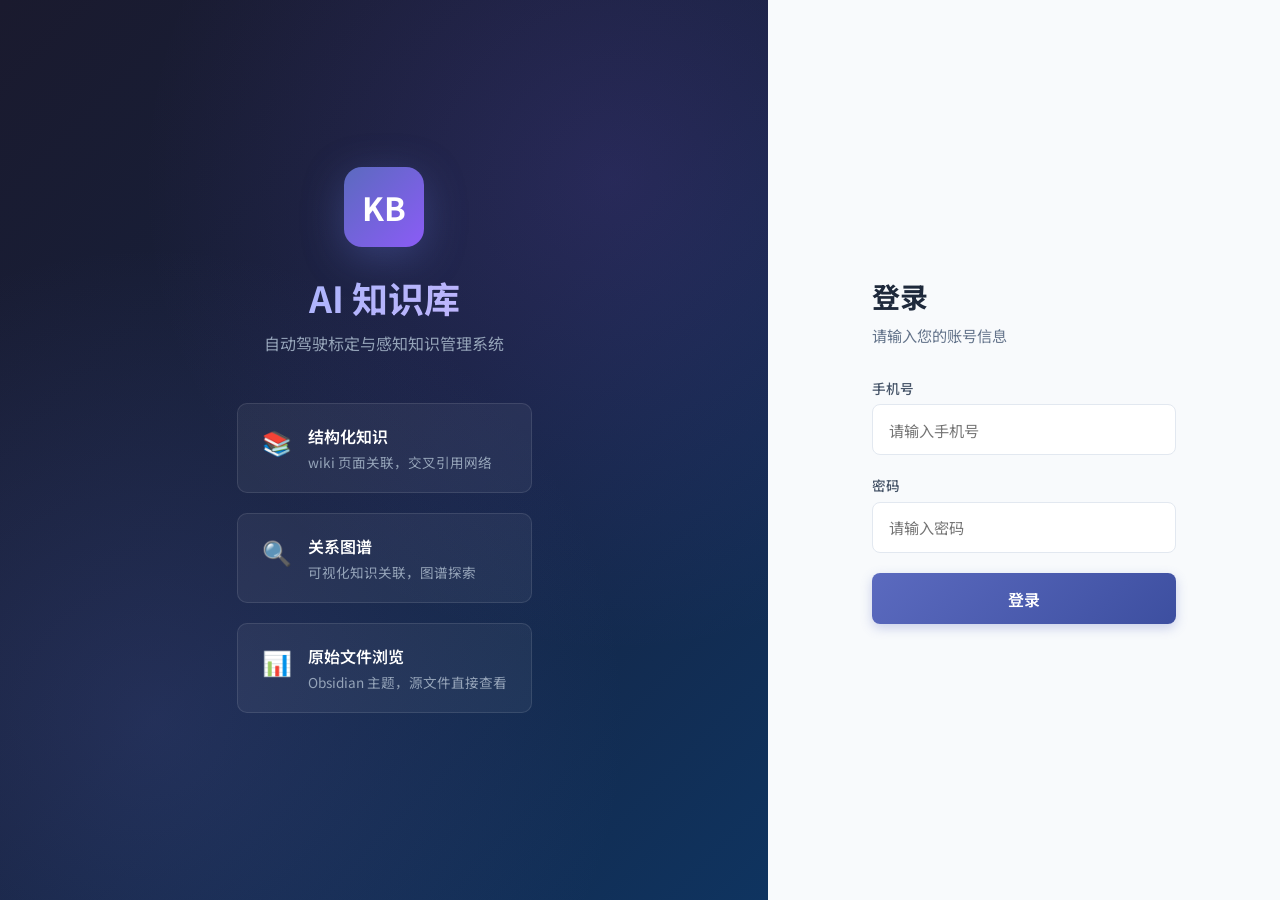
<file: public/login.html>
<!DOCTYPE html>
<html lang="zh-CN">
<head>
<meta charset="UTF-8">
<meta name="viewport" content="width=device-width, initial-scale=1.0">
<title>登录 — AI 知识库</title>
<link href="https://fonts.googleapis.com/css2?family=Noto+Sans+SC:wght@300;400;500;600;700&display=swap" rel="stylesheet">
<style>
:root {
  --font-sans: "Noto Sans SC", -apple-system, BlinkMacSystemFont, sans-serif;
}
* { margin: 0; padding: 0; box-sizing: border-box; }
body { font-family: var(--font-sans); overflow: hidden; height: 100vh; }

.login-container { display: flex; width: 100vw; height: 100vh; }

/* Left brand panel */
.brand-section {
  flex: 0 0 60%;
  background: linear-gradient(135deg, #1a1a2e 0%, #16213e 50%, #0f3460 100%);
  display: flex; align-items: center; justify-content: center;
  position: relative;
}
.brand-section::before {
  content: ''; position: absolute; inset: 0;
  background: radial-gradient(circle at 20% 80%, rgba(91,106,191,0.2) 0%, transparent 50%),
              radial-gradient(circle at 80% 20%, rgba(139,92,246,0.15) 0%, transparent 50%);
  pointer-events: none;
}
.brand-content { position: relative; z-index: 1; padding: 4rem; color: white; }
.logo-icon {
  width: 80px; height: 80px; margin: 0 auto 1.5rem;
  background: linear-gradient(135deg, #5b6abf 0%, #8b5cf6 100%);
  border-radius: 18px; display: flex; align-items: center; justify-content: center;
  font-size: 2rem; font-weight: 700;
  box-shadow: 0 10px 40px rgba(91,106,191,0.4);
}
.brand-title {
  font-size: 2.25rem; font-weight: 700; text-align: center; margin-bottom: 0.5rem;
  background: linear-gradient(135deg, #a5b4fc 0%, #c4b5fd 100%);
  -webkit-background-clip: text; -webkit-text-fill-color: transparent; background-clip: text;
}
.brand-subtitle { text-align: center; font-size: 1rem; color: #94a3b8; margin-bottom: 3rem; }
.feature-item {
  display: flex; align-items: flex-start; gap: 1rem; padding: 1.25rem 1.5rem;
  background: rgba(255,255,255,0.05); border-radius: 10px;
  border: 1px solid rgba(255,255,255,0.1); margin-bottom: 1.25rem;
  transition: all 0.3s ease;
}
.feature-item:hover { background: rgba(255,255,255,0.08); transform: translateX(6px); }
.feature-icon { font-size: 1.5rem; flex-shrink: 0; }
.feature-text h3 { font-size: 1rem; font-weight: 600; margin-bottom: 0.25rem; }
.feature-text p { font-size: 0.85rem; color: #94a3b8; }

/* Right form panel */
.form-section {
  flex: 0 0 40%; background: #f8fafc;
  display: flex; align-items: center; justify-content: center;
}
.form-wrapper { width: 100%; max-width: 400px; padding: 3rem; }
.form-header { margin-bottom: 2rem; }
.form-title { font-size: 1.75rem; font-weight: 700; color: #1e293b; margin-bottom: 0.5rem; }
.form-subtitle { font-size: 0.95rem; color: #64748b; }

.input-group { margin-bottom: 1.25rem; }
.input-group label { display: block; font-size: 0.85rem; font-weight: 500; color: #475569; margin-bottom: 0.4rem; }
.input-group input {
  width: 100%; padding: 0.85rem 1rem; border: 1px solid #e2e8f0;
  border-radius: 8px; font-size: 0.95rem; font-family: var(--font-sans);
  transition: all 0.2s ease; outline: none; background: white;
}
.input-group input:focus { border-color: #5b6abf; box-shadow: 0 0 0 3px rgba(91,106,191,0.1); }
.login-btn {
  width: 100%; padding: 0.85rem; border: none; border-radius: 8px;
  background: linear-gradient(135deg, #5b6abf 0%, #3d4fa0 100%);
  color: white; font-size: 1rem; font-weight: 600; font-family: var(--font-sans);
  cursor: pointer; transition: all 0.3s ease;
  box-shadow: 0 4px 12px rgba(91,106,191,0.3);
}
.login-btn:hover:not(:disabled) { transform: translateY(-2px); box-shadow: 0 6px 20px rgba(91,106,191,0.4); }
.login-btn:focus-visible {
  outline: 2px solid #5b6abf;
  outline-offset: 2px;
}
.login-btn:disabled { opacity: 0.7; cursor: not-allowed; }

.error-msg {
  display: none; padding: 0.75rem 1rem; background: #fef2f2;
  border: 1px solid #fecaca; border-radius: 8px;
  color: #dc2626; font-size: 0.875rem; margin-bottom: 1.25rem;
}
.error-msg.visible { display: block; }

@media (max-width: 768px) {
  .login-container { flex-direction: column; }
  .brand-section { flex: none; min-height: 35vh; }
  .brand-content { padding: 2rem 1.5rem; }
  .feature-item { display: none; }
  .form-section { flex: 1; }
  .form-wrapper { padding: 2rem 1.5rem; }
}
</style>
</head>
<body>
<div class="login-container">
  <!-- Left brand panel -->
  <div class="brand-section">
    <div class="brand-content">
      <div class="logo-icon">KB</div>
      <h1 class="brand-title">AI 知识库</h1>
      <p class="brand-subtitle">自动驾驶标定与感知知识管理系统</p>
      <div class="features-list">
        <div class="feature-item">
          <span class="feature-icon">📚</span>
          <div class="feature-text"><h3>结构化知识</h3><p>wiki 页面关联，交叉引用网络</p></div>
        </div>
        <div class="feature-item">
          <span class="feature-icon">🔍</span>
          <div class="feature-text"><h3>关系图谱</h3><p>可视化知识关联，图谱探索</p></div>
        </div>
        <div class="feature-item">
          <span class="feature-icon">📊</span>
          <div class="feature-text"><h3>原始文件浏览</h3><p>Obsidian 主题，源文件直接查看</p></div>
        </div>
      </div>
    </div>
  </div>

  <!-- Right form panel -->
  <div class="form-section">
    <div class="form-wrapper">
      <div class="form-header">
        <h2 class="form-title">登录</h2>
        <p class="form-subtitle">请输入您的账号信息</p>
      </div>

      <div class="error-msg" id="errorMsg" role="alert" aria-live="polite">账号或密码错误</div>

      <form id="loginForm" onsubmit="return handleLogin(event)">
        <div class="input-group">
          <label for="username">手机号</label>
          <input type="tel" id="username" name="username" placeholder="请输入手机号" inputmode="numeric" pattern="[0-9]*" autocomplete="username" required>
        </div>
        <div class="input-group">
          <label for="password">密码</label>
          <input type="password" id="password" name="password" placeholder="请输入密码" autocomplete="current-password" required>
        </div>
        <button type="submit" class="login-btn" id="loginBtn">登录</button>
      </form>
    </div>
  </div>
</div>

<script>
function handleLogin(e) {
  e.preventDefault();
  var btn = document.getElementById('loginBtn');
  var errorEl = document.getElementById('errorMsg');
  var username = document.getElementById('username').value.trim();
  var password = document.getElementById('password').value;

  errorEl.classList.remove('visible');
  btn.disabled = true;
  btn.textContent = '登录中...';

  fetch('/api/auth/login', {
    method: 'POST',
    headers: { 'Content-Type': 'application/json' },
    body: JSON.stringify({ username: username, password: password })
  })
  .then(function(r) { return r.json(); })
  .then(function(data) {
    if (data.success) {
      localStorage.setItem('kb_token', data.token);
      window.location.href = '/';
    } else {
      errorEl.textContent = data.message || '账号或密码错误';
      errorEl.classList.add('visible');
      document.getElementById('password').value = '';
      btn.disabled = false;
      btn.textContent = '登录';
    }
  })
  .catch(function() {
    errorEl.textContent = '登录请求失败，请检查网络';
    errorEl.classList.add('visible');
    document.getElementById('password').value = '';
    btn.disabled = false;
    btn.textContent = '登录';
  });

  return false;
}

// If already logged in, redirect to home
(function() {
  var token = localStorage.getItem('kb_token');
  if (token) {
    fetch('/api/auth/verify', {
      headers: { 'Authorization': 'Bearer ' + token }
    })
    .then(function(r) { return r.json(); })
    .then(function(data) {
      if (data.valid) { window.location.href = '/'; }
    })
    .catch(function(err) {
      localStorage.removeItem('kb_token');
    });
  }
})();
</script>
</body>
</html>
</file>
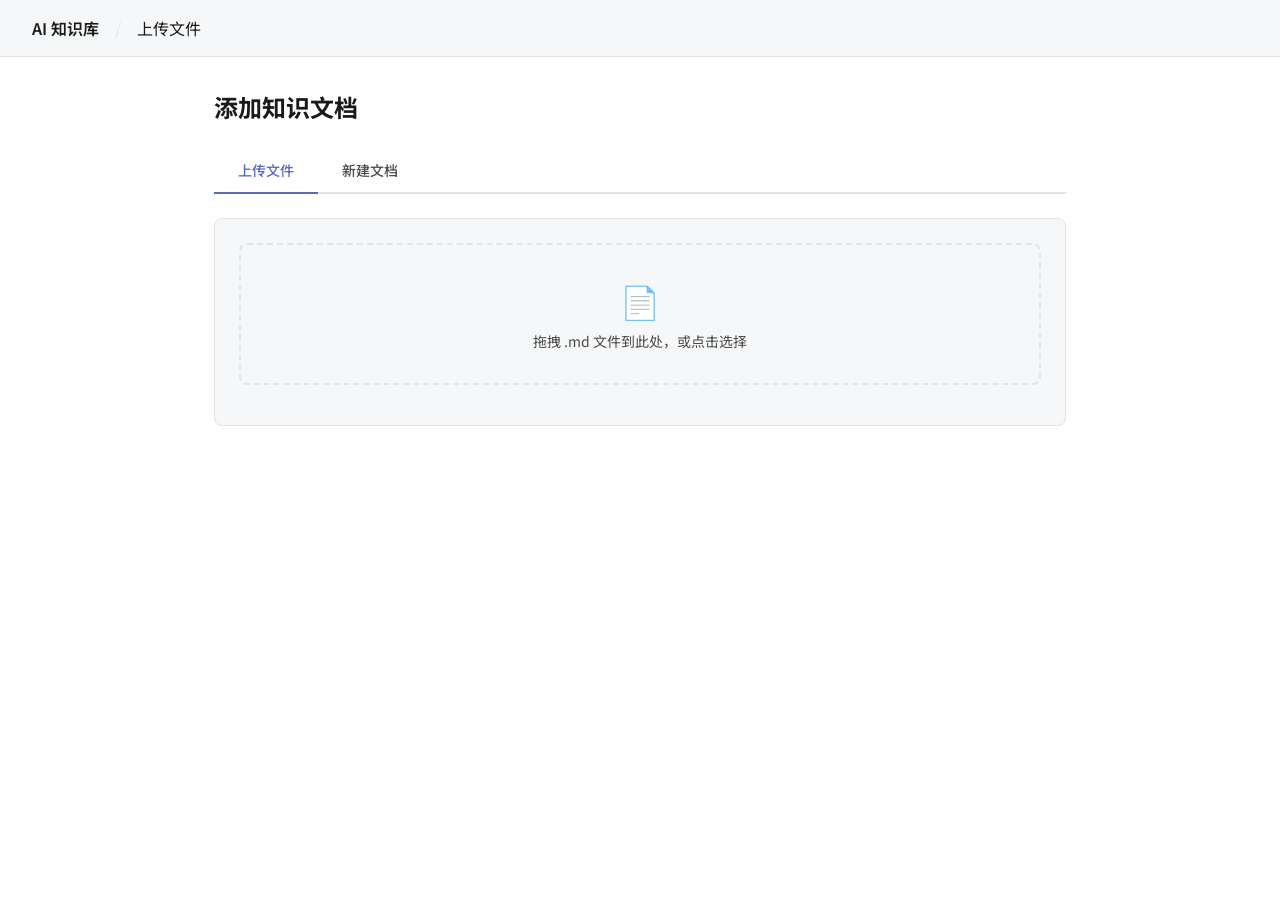
<file: app/static/upload.html>
<!DOCTYPE html>
<html lang="zh-CN">
<head>
<meta charset="UTF-8">
<meta name="viewport" content="width=device-width, initial-scale=1.0">
<title>上传文件 — AI 知识库</title>
<link href="https://fonts.googleapis.com/css2?family=Noto+Sans+SC:wght@300;400;500;600;700&display=swap" rel="stylesheet">
<style>
:root { --bg:#fff; --bg-secondary:#f6f7f8; --bg-hover:#e8eaed; --text-primary:#1a1a1a; --text-secondary:#4a4a4a; --text-tertiary:#6b7280; --accent:#5b6abf; --accent-light:rgba(91,106,191,.08); --border:#e2e4e8; --font-sans:"Noto Sans SC",-apple-system,BlinkMacSystemFont,sans-serif; }
* { margin:0; padding:0; box-sizing:border-box; }
body { font-family:var(--font-sans); background:var(--bg); color:var(--text-primary); min-height:100vh; }
.nav { background:var(--bg-secondary); border-bottom:1px solid var(--border); padding:1rem 2rem; display:flex; align-items:center; gap:1rem; }
.nav a { color:var(--text-primary); text-decoration:none; font-weight:600; }
.nav a:hover { color:var(--accent); }
.nav .sep { color:var(--border); }
.container { max-width:900px; margin:2rem auto; padding:0 1.5rem; }
h1 { font-size:1.5rem; font-weight:700; margin-bottom:1.5rem; }
h2 { font-size:1.15rem; font-weight:600; margin:2rem 0 1rem; color:var(--text-primary); }
.card { background:var(--bg-secondary); border:1px solid var(--border); border-radius:8px; padding:1.5rem; margin-bottom:1.5rem; }
.drop-zone { border:2px dashed var(--border); border-radius:8px; padding:2rem; text-align:center; cursor:pointer; transition:all .2s; }
.drop-zone:hover, .drop-zone.drag-over { border-color:var(--accent); background:var(--accent-light); }
.drop-zone p { color:var(--text-secondary); margin-top:.5rem; font-size:14px; }
.drop-zone .icon { font-size:2rem; color:var(--text-tertiary); }
.file-list { margin-top:1rem; }
.file-item { display:flex; align-items:center; justify-content:space-between; padding:.5rem .75rem; background:var(--bg); border-radius:4px; margin-bottom:.5rem; font-size:14px; }
.file-item .status { font-size:12px; color:var(--text-tertiary); }
.file-item .status.success { color:#16a34a; }
.file-item .status.error { color:#dc2626; }
.file-item .status.processing { color:var(--accent); }
textarea { width:100%; min-height:200px; padding:.75rem; border:1px solid var(--border); border-radius:6px; font-family:monospace; font-size:14px; resize:vertical; background:var(--bg); color:var(--text-primary); }
input[type="text"] { width:100%; padding:.5rem .75rem; border:1px solid var(--border); border-radius:6px; font-size:14px; background:var(--bg); color:var(--text-primary); }
label { display:block; font-size:13px; font-weight:500; color:var(--text-secondary); margin-bottom:.25rem; }
.form-group { margin-bottom:1rem; }
.btn { display:inline-flex; align-items:center; gap:.5rem; padding:.5rem 1rem; border:none; border-radius:6px; font-size:14px; font-weight:500; cursor:pointer; transition:all .15s; }
.btn-primary { background:var(--accent); color:#fff; }
.btn-primary:hover { opacity:.9; }
.btn:disabled { opacity:.5; cursor:not-allowed; }
.tabs { display:flex; gap:0; margin-bottom:1.5rem; border-bottom:2px solid var(--border); }
.tab { padding:.75rem 1.5rem; cursor:pointer; font-size:14px; font-weight:500; color:var(--text-secondary); border-bottom:2px solid transparent; margin-bottom:-2px; transition:all .15s; }
.tab.active { color:var(--accent); border-bottom-color:var(--accent); }
.tab:hover { color:var(--text-primary); }
.tab-content { display:none; }
.tab-content.active { display:block; }
.progress { margin-top:.5rem; }
.progress-bar { height:4px; background:var(--border); border-radius:2px; overflow:hidden; }
.progress-bar-inner { height:100%; background:var(--accent); width:0%; transition:width .3s; }
.progress-text { font-size:12px; color:var(--text-tertiary); margin-top:.25rem; }
</style>
</head>
<body>

<nav class="nav">
  <a href="/">AI 知识库</a>
  <span class="sep">/</span>
  <span>上传文件</span>
</nav>

<div class="container">
  <h1>添加知识文档</h1>

  <div class="tabs">
    <div class="tab active" data-tab="upload">上传文件</div>
    <div class="tab" data-tab="create">新建文档</div>
  </div>

  <div class="tab-content active" id="tab-upload">
    <div class="card">
      <div class="drop-zone" id="dropZone">
        <div class="icon">📄</div>
        <p>拖拽 .md 文件到此处，或点击选择</p>
        <input type="file" id="fileInput" multiple accept=".md" style="display:none">
      </div>
      <div class="file-list" id="fileList"></div>
    </div>
  </div>

  <div class="tab-content" id="tab-create">
    <div class="card">
      <div class="form-group">
        <label for="createFilename">文件名（含 .md 后缀）</label>
        <input type="text" id="createFilename" placeholder="例如: my-new-note.md">
      </div>
      <div class="form-group">
        <label for="createCategory">分类目录（可选，留空则存入 raw/ 根目录）</label>
        <input type="text" id="createCategory" placeholder="例如: avm_calib">
      </div>
      <div class="form-group">
        <label for="createContent">内容（Markdown）</label>
        <textarea id="createContent" placeholder="在此输入 Markdown 内容..."></textarea>
      </div>
      <button class="btn btn-primary" id="createBtn">保存并分析</button>
      <div class="progress" id="createProgress" style="display:none">
        <div class="progress-bar"><div class="progress-bar-inner" id="createProgressBar"></div></div>
        <div class="progress-text" id="createProgressText"></div>
      </div>
    </div>
  </div>

  <div id="taskSection" style="display:none">
    <h2>分析任务</h2>
    <div id="taskList"></div>
  </div>
</div>

<script>
document.querySelectorAll('.tab').forEach(function(tab) {
  tab.addEventListener('click', function() {
    document.querySelectorAll('.tab').forEach(function(t) { t.classList.remove('active'); });
    document.querySelectorAll('.tab-content').forEach(function(c) { c.classList.remove('active'); });
    tab.classList.add('active');
    document.getElementById('tab-' + tab.dataset.tab).classList.add('active');
  });
});

var dropZone = document.getElementById('dropZone');
var fileInput = document.getElementById('fileInput');
var fileList = document.getElementById('fileList');

dropZone.addEventListener('click', function() { fileInput.click(); });
dropZone.addEventListener('dragover', function(e) { e.preventDefault(); dropZone.classList.add('drag-over'); });
dropZone.addEventListener('dragleave', function() { dropZone.classList.remove('drag-over'); });
dropZone.addEventListener('drop', function(e) {
  e.preventDefault();
  dropZone.classList.remove('drag-over');
  handleFiles(e.dataTransfer.files);
});
fileInput.addEventListener('change', function() { handleFiles(fileInput.files); });

function handleFiles(files) {
  var formData = new FormData();
  for (var i = 0; i < files.length; i++) {
    if (files[i].name.endsWith('.md')) {
      formData.append('files', files[i]);
      addFileItem(files[i].name, 'uploading');
    }
  }
  if (!formData.has('files')) return;

  var token = getToken();
  fetch('/api/upload', {
    method: 'POST',
    headers: token ? { 'Authorization': 'Bearer ' + token } : {},
    body: formData
  })
  .then(function(r) { return r.json(); })
  .then(function(data) {
    if (data.success && data.task_id) {
      updateFileItem(files[0].name, 'success', '已上传，分析中...');
      addTask(data.task_id, files[0].name);
    } else {
      updateFileItem(files[0].name, 'error', data.message);
    }
  })
  .catch(function(err) {
    updateFileItem(files[0].name, 'error', '上传失败: ' + err.message);
  });
}

function addFileItem(name, status) {
  var div = document.createElement('div');
  div.className = 'file-item';
  div.id = 'file-' + name;
  div.innerHTML = '<span>' + name + '</span><span class="status" id="status-' + name + '">' + status + '</span>';
  fileList.appendChild(div);
}

function updateFileItem(name, status, text) {
  var el = document.getElementById('status-' + name);
  if (el) {
    el.className = 'status ' + status;
    el.textContent = text;
  }
}

document.getElementById('createBtn').addEventListener('click', function() {
  var filename = document.getElementById('createFilename').value.trim();
  var category = document.getElementById('createCategory').value.trim();
  var content = document.getElementById('createContent').value;

  if (!filename || !content) {
    alert('请填写文件名和内容');
    return;
  }

  var progress = document.getElementById('createProgress');
  var progressBar = document.getElementById('createProgressBar');
  var progressText = document.getElementById('createProgressText');
  progress.style.display = 'block';
  progressBar.style.width = '20%';
  progressText.textContent = '保存中...';

  var token = getToken();
  fetch('/api/raw-file/create', {
    method: 'POST',
    headers: Object.assign({ 'Content-Type': 'application/json' }, token ? { 'Authorization': 'Bearer ' + token } : {}),
    body: JSON.stringify({ filename: filename, content: content, category: category || null })
  })
  .then(function(r) { return r.json(); })
  .then(function(data) {
    progressBar.style.width = '50%';
    progressText.textContent = '已保存，开始分析...';
    if (data.success && data.task_id) {
      progressBar.style.width = '100%';
      progressText.textContent = '已保存，开始分析...';
      addTask(data.task_id, data.file_path);
    } else if (data.success) {
      progressText.textContent = '已保存，开始分析...';
      addTask('pending', data.file_path);
    } else {
      progressText.textContent = '创建失败: ' + data.message;
    }
  })
  .catch(function(err) {
    progressText.textContent = '请求失败: ' + err.message;
  });
});

var activeTasks = [];

function addTask(taskId, filename) {
  var section = document.getElementById('taskSection');
  section.style.display = 'block';
  var taskList = document.getElementById('taskList');

  var div = document.createElement('div');
  div.className = 'file-item';
  div.id = 'task-' + taskId;
  div.innerHTML = '<span>' + filename + '</span><span class="status processing" id="task-status-' + taskId + '">分析中...</span>';
  taskList.appendChild(div);

  if (taskId !== 'pending') {
    activeTasks.push({ id: taskId, filename: filename, element: div });
    pollTask(taskId);
  }
}

function pollTask(taskId) {
  var token = getToken();
  fetch('/api/ingest/status/' + taskId, {
    headers: token ? { 'Authorization': 'Bearer ' + token } : {}
  })
  .then(function(r) { return r.json(); })
  .then(function(data) {
    var statusEl = document.getElementById('task-status-' + taskId);
    if (!statusEl) return;

    if (data.status === 'completed') {
      statusEl.className = 'status success';
      statusEl.textContent = '完成: ' + (data.result && data.result.wiki_path ? data.result.wiki_path : '');
      removeTask(taskId);
    } else if (data.status === 'failed') {
      statusEl.className = 'status error';
      statusEl.textContent = '失败: ' + (data.error || '未知错误');
      removeTask(taskId);
    } else {
      setTimeout(function() { pollTask(taskId); }, 3000);
    }
  })
  .catch(function() {
    setTimeout(function() { pollTask(taskId); }, 5000);
  });
}

function removeTask(taskId) {
  activeTasks = activeTasks.filter(function(t) { return t.id !== taskId; });
}

function getToken() {
  var cookies = document.cookie.split(';');
  for (var i = 0; i < cookies.length; i++) {
    var c = cookies[i].trim();
    if (c.startsWith('kb_token=')) {
      return c.substring('kb_token='.length);
    }
  }
  return localStorage.getItem('kb_token');
}
</script>
</body>
</html>
</file>
